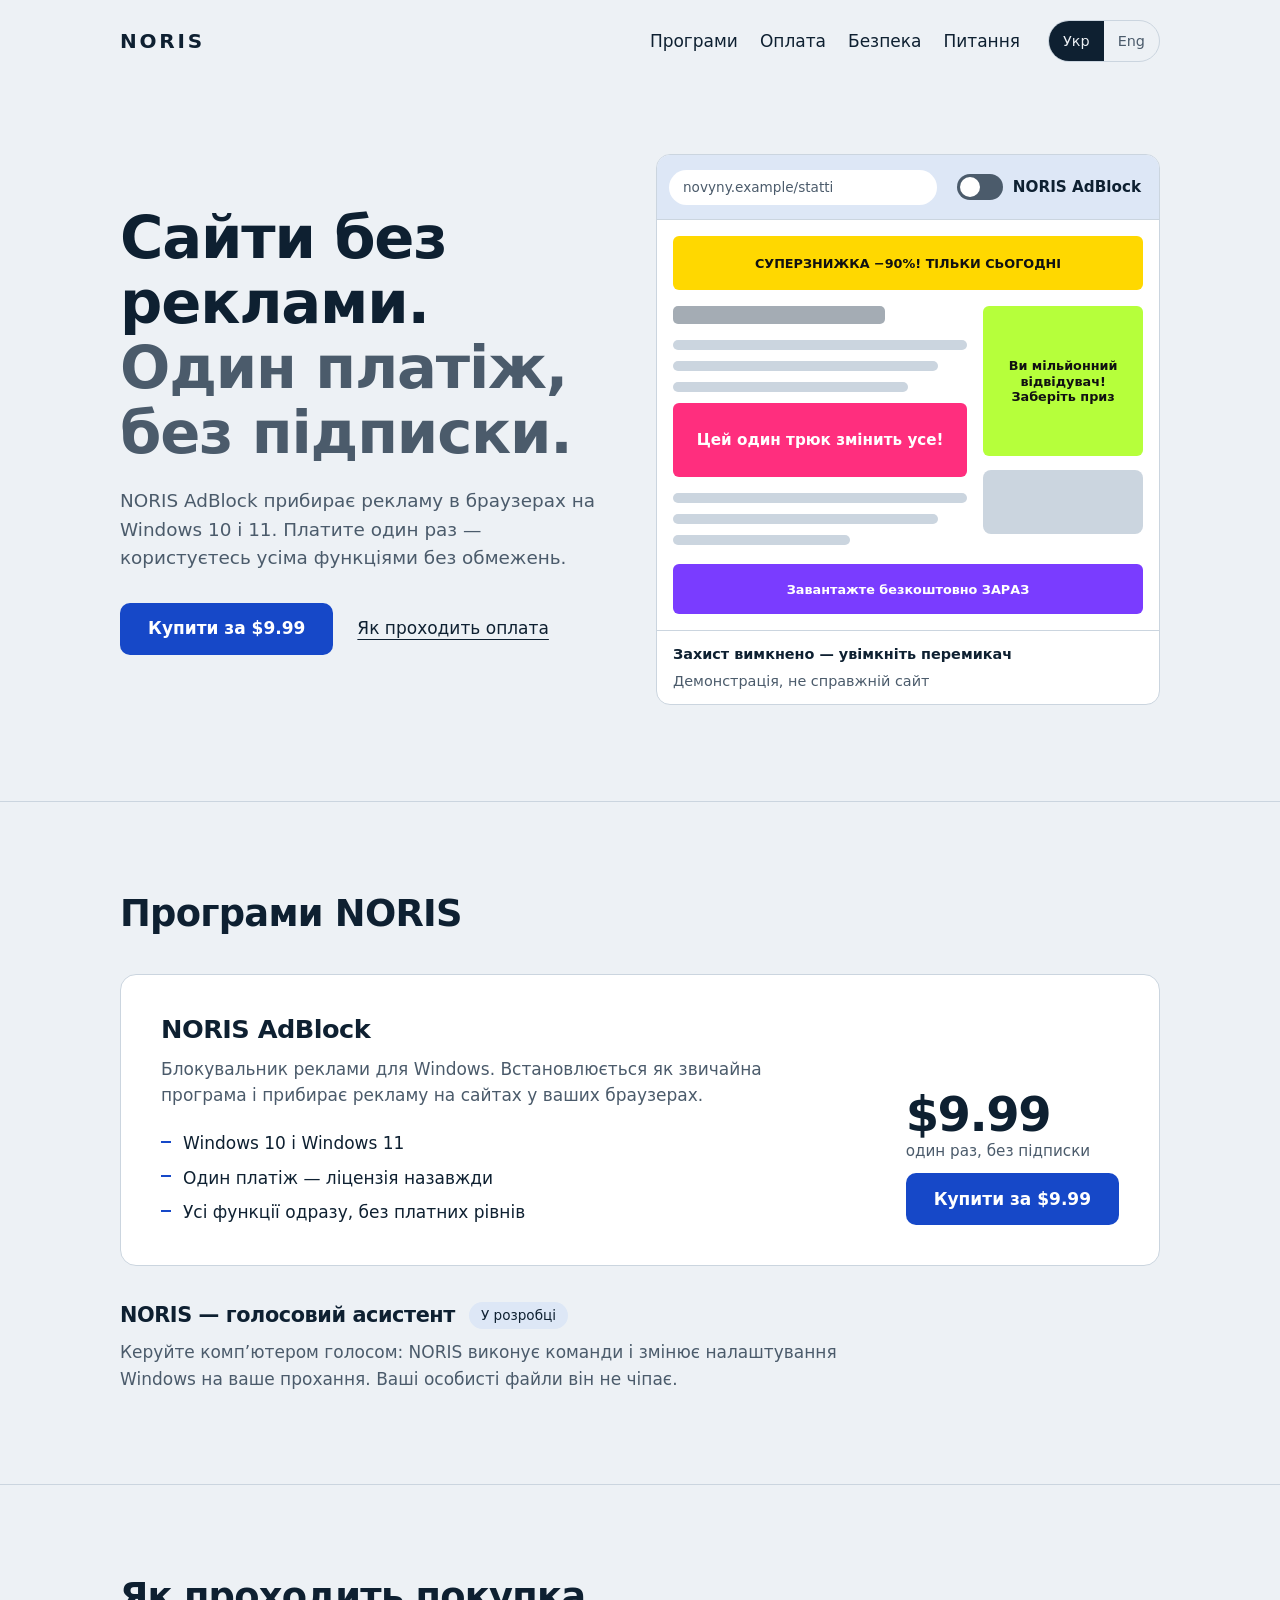
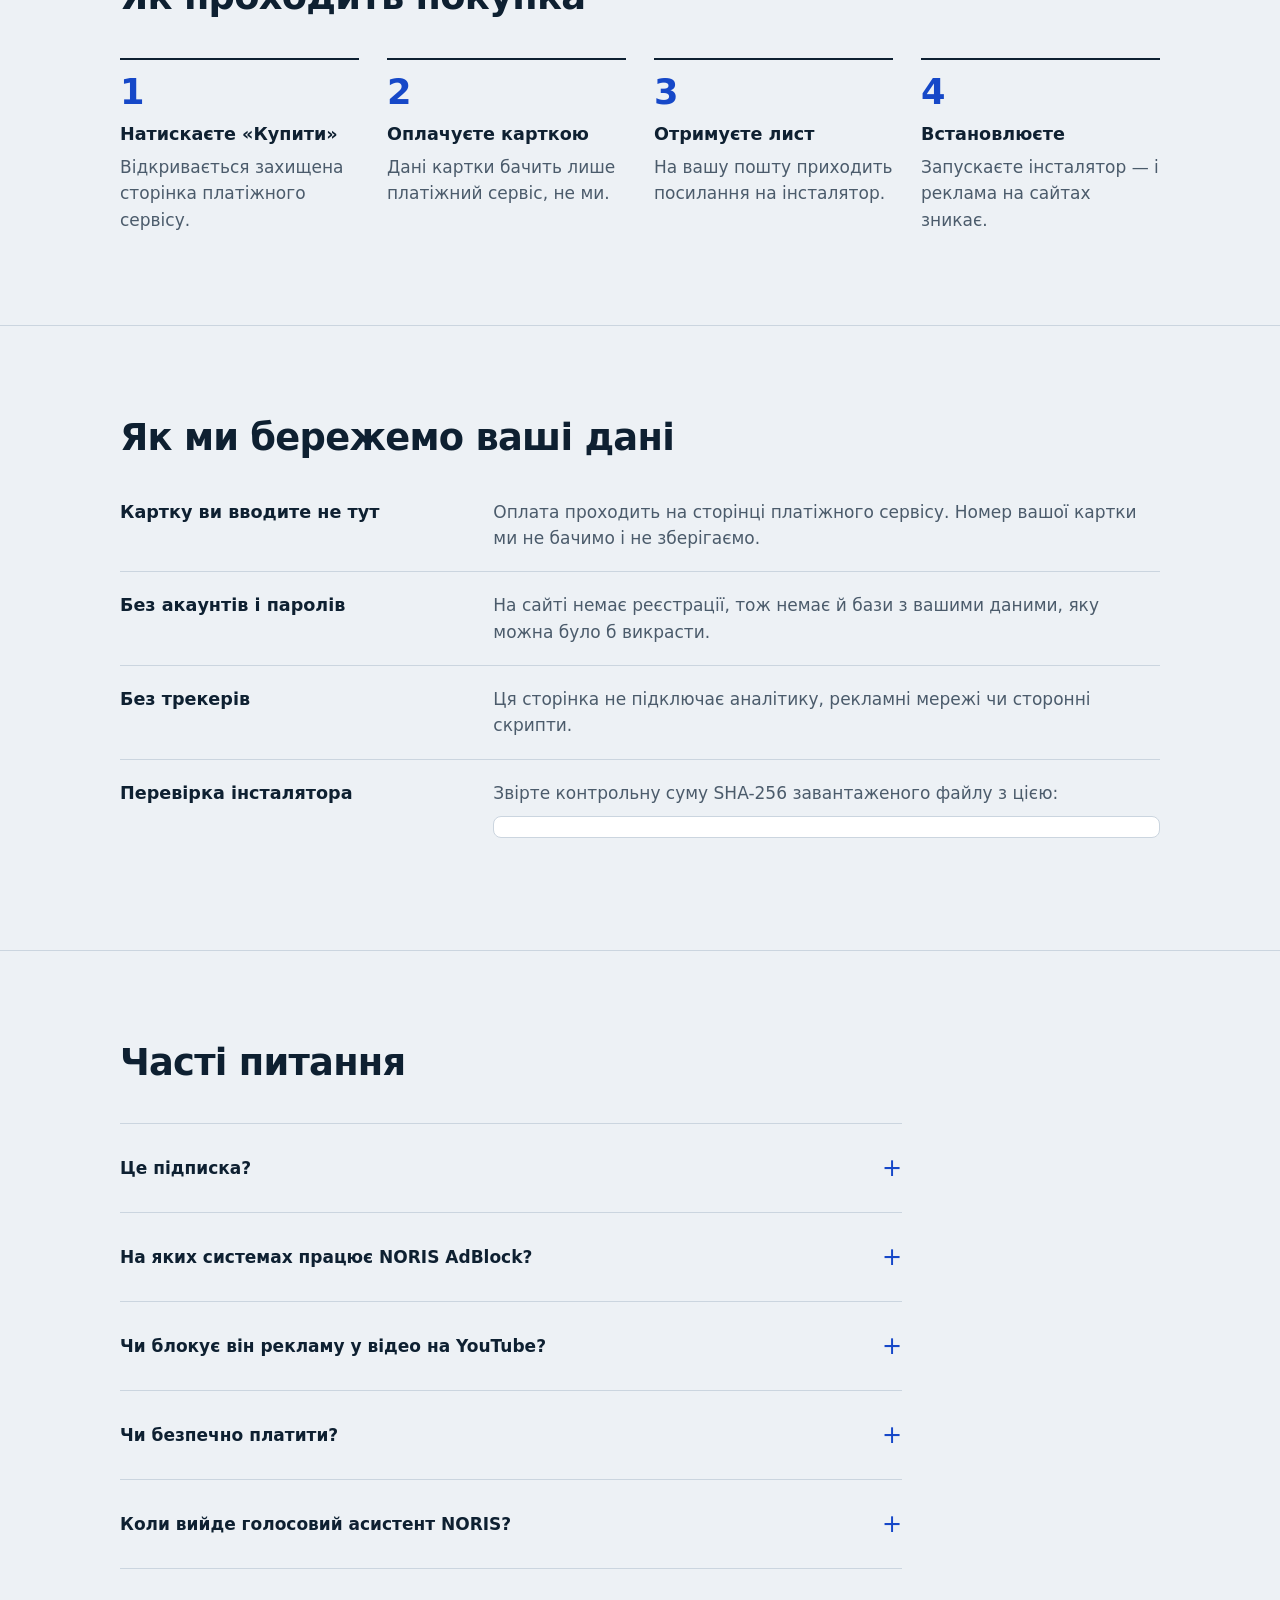
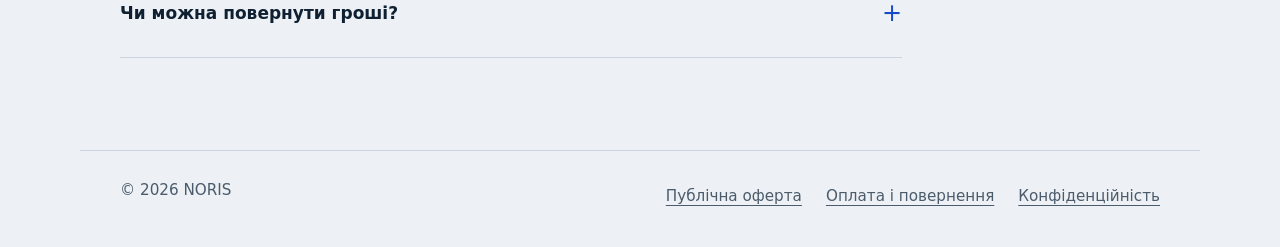
<file: index.html>
<!doctype html>
<html lang="uk" data-i18n-page>
<head>
<meta charset="utf-8">
<meta name="viewport" content="width=device-width, initial-scale=1, viewport-fit=cover">
<meta name="referrer" content="no-referrer">
<meta name="description" content="NORIS AdBlock — блокувальник реклами для Windows 10 і 11. Один платіж $9.99, без підписки.">
<meta property="og:title" content="NORIS AdBlock — сайти без реклами">
<meta property="og:description" content="Блокувальник реклами для Windows 10 і 11. Один платіж $9.99, без підписки.">
<meta property="og:type" content="website">
<title>NORIS — програми для Windows</title>
<link rel="icon" href="favicon.svg" type="image/svg+xml">
<link rel="stylesheet" href="site.css">
</head>
<body>

<header class="wrap top">
  <a class="brand" href="#top">NORIS</a>
  <nav class="nav" aria-label="Розділи">
    <a href="#programs" data-i18n="navPrograms">Програми</a>
    <a href="#pay" data-i18n="navPay">Оплата</a>
    <a href="#safe" data-i18n="navSafe">Безпека</a>
    <a href="#faq" data-i18n="navFaq">Питання</a>
  </nav>
  <div class="lang" role="group" aria-label="Мова / Language">
    <button type="button" data-lang="uk" aria-pressed="true">Укр</button>
    <button type="button" data-lang="en" aria-pressed="false">Eng</button>
  </div>
</header>

<main id="top">
  <section class="wrap hero">
    <div>
      <h1><span data-i18n="h1a">Сайти без реклами.</span><span data-i18n="h1b">Один платіж, без підписки.</span></h1>
      <p class="lead" data-i18n="lead">NORIS AdBlock прибирає рекламу в браузерах на Windows 10 і 11. Платите один раз — користуєтесь усіма функціями без обмежень.</p>
      <div class="actions">
        <a class="btn" href="#programs" data-buy data-i18n="buy">Купити за $9.99</a>
        <a class="textlink" href="#pay" data-i18n="howPay">Як проходить оплата</a>
      </div>
    </div>

    <div class="demo">
      <div class="demo-bar">
        <span class="demo-url">novyny.example/statti</span>
        <button type="button" class="switch" role="switch" aria-checked="false" id="adSwitch">
          <span class="switch-track" aria-hidden="true"><span class="switch-thumb"></span></span>
          <span>NORIS AdBlock</span>
        </button>
      </div>
      <div class="demo-page" id="demoPage">
        <div class="ad ad-top" data-i18n="ad1">СУПЕРЗНИЖКА −90%! ТІЛЬКИ СЬОГОДНІ</div>
        <div class="demo-cols">
          <div>
            <div class="sk sk-title"></div>
            <div class="sk"></div><div class="sk w90"></div><div class="sk w80"></div>
            <div class="ad ad-inline" data-i18n="ad2">Цей один трюк змінить усе!</div>
            <div class="sk"></div><div class="sk w90"></div><div class="sk w60"></div>
          </div>
          <div>
            <div class="ad ad-side" data-i18n="ad3">Ви мільйонний відвідувач! Заберіть приз</div>
            <div class="sk sk-box"></div>
          </div>
        </div>
        <div class="ad ad-bottom" data-i18n="ad4">Завантажте безкоштовно ЗАРАЗ</div>
      </div>
      <div class="demo-foot">
        <span class="demo-status" id="demoStatus" aria-live="polite">Захист вимкнено — увімкніть перемикач</span>
        <span class="demo-note" data-i18n="demoNote">Демонстрація, не справжній сайт</span>
      </div>
    </div>
  </section>

  <section class="band" id="programs">
    <div class="wrap">
      <h2 data-i18n="hPrograms">Програми NORIS</h2>

      <article class="product">
        <div>
          <h3>NORIS AdBlock</h3>
          <p class="product-desc" data-i18n="abDesc">Блокувальник реклами для Windows. Встановлюється як звичайна програма і прибирає рекламу на сайтах у ваших браузерах.</p>
          <ul class="facts">
            <li data-i18n="abF1">Windows 10 і Windows 11</li>
            <li data-i18n="abF2">Один платіж — ліцензія назавжди</li>
            <li data-i18n="abF3">Усі функції одразу, без платних рівнів</li>
          </ul>
        </div>
        <div class="buybox">
          <p class="price">$9.99<small data-i18n="once">один раз, без підписки</small></p>
          <a class="btn" href="#programs" data-buy data-i18n="buy">Купити за $9.99</a>
        </div>
      </article>

      <article class="upcoming">
        <div class="upcoming-head">
          <h3 data-i18n="asName">NORIS — голосовий асистент</h3>
          <span class="badge" data-i18n="asBadge">У розробці</span>
        </div>
        <p data-i18n="asDesc">Керуйте комп’ютером голосом: NORIS виконує команди і змінює налаштування Windows на ваше прохання. Ваші особисті файли він не чіпає.</p>
      </article>
    </div>
  </section>

  <section class="band" id="pay">
    <div class="wrap">
      <h2 data-i18n="hPay">Як проходить покупка</h2>
      <ol class="steps">
        <li><strong data-i18n="s1t">Натискаєте «Купити»</strong><span data-i18n="s1d">Відкривається захищена сторінка платіжного сервісу.</span></li>
        <li><strong data-i18n="s2t">Оплачуєте карткою</strong><span data-i18n="s2d">Дані картки бачить лише платіжний сервіс, не ми.</span></li>
        <li><strong data-i18n="s3t">Отримуєте лист</strong><span data-i18n="s3d">На вашу пошту приходить посилання на інсталятор.</span></li>
        <li><strong data-i18n="s4t">Встановлюєте</strong><span data-i18n="s4d">Запускаєте інсталятор — і реклама на сайтах зникає.</span></li>
      </ol>
    </div>
  </section>

  <section class="band" id="safe">
    <div class="wrap">
      <h2 data-i18n="hSafe">Як ми бережемо ваші дані</h2>
      <dl class="safe">
        <div>
          <dt data-i18n="g1t">Картку ви вводите не тут</dt>
          <dd data-i18n="g1d">Оплата проходить на сторінці платіжного сервісу. Номер вашої картки ми не бачимо і не зберігаємо.</dd>
        </div>
        <div>
          <dt data-i18n="g2t">Без акаунтів і паролів</dt>
          <dd data-i18n="g2d">На сайті немає реєстрації, тож немає й бази з вашими даними, яку можна було б викрасти.</dd>
        </div>
        <div>
          <dt data-i18n="g3t">Без трекерів</dt>
          <dd data-i18n="g3d">Ця сторінка не підключає аналітику, рекламні мережі чи сторонні скрипти.</dd>
        </div>
        <div id="hashRow" hidden>
          <dt data-i18n="g4t">Перевірка інсталятора</dt>
          <dd><span data-i18n="g4d">Звірте контрольну суму SHA-256 завантаженого файлу з цією:</span><code class="hash" id="hashValue"></code></dd>
        </div>
      </dl>
    </div>
  </section>

  <section class="band" id="faq">
    <div class="wrap">
      <h2 data-i18n="hFaq">Часті питання</h2>
      <div class="faq">
        <details>
          <summary data-i18n="q1">Це підписка?</summary>
          <p data-i18n="a1">Ні. Ви платите $9.99 один раз і отримуєте ліцензію назавжди.</p>
        </details>
        <details>
          <summary data-i18n="q2">На яких системах працює NORIS AdBlock?</summary>
          <p data-i18n="a2">На Windows 10 і Windows 11.</p>
        </details>
        <details>
          <summary data-i18n="q3">Чи блокує він рекламу у відео на YouTube?</summary>
          <p data-i18n="a3">Ні. NORIS AdBlock блокує рекламу на сайтах, але не відеорекламу всередині YouTube.</p>
        </details>
        <details>
          <summary data-i18n="q4">Чи безпечно платити?</summary>
          <p data-i18n="a4">Так. Оплата проходить на сторінці платіжного сервісу через захищене з’єднання. Цей сайт не отримує і не зберігає дані вашої картки.</p>
        </details>
        <details>
          <summary data-i18n="q5">Коли вийде голосовий асистент NORIS?</summary>
          <p data-i18n="a5">Він ще в розробці. Дату виходу повідомимо на цьому сайті.</p>
        </details>
        <details>
          <summary data-i18n="q6">Чи можна повернути гроші?</summary>
          <p><span data-i18n="a6a">Так. Напишіть нам протягом</span> <span data-cfg="refundDays">14</span> <span data-i18n="a6b">днів після покупки, і ми повернемо гроші.</span></p>
        </details>
      </div>
    </div>
  </section>
</main>

<footer class="wrap foot">
  <div class="foot-info">
    <span>© 2026 NORIS</span>
    <span hidden data-show-if="sellerName"><span data-cfg="sellerName"></span><span hidden data-show-if="sellerTaxId">, <span data-i18n="taxId">РНОКПП</span> <span data-cfg="sellerTaxId"></span></span></span>
    <span hidden data-show-if="supportEmail"><span data-i18n="support">Підтримка:</span> <a data-mail></a></span>
    <span hidden data-show-if="sellerPhone" data-cfg="sellerPhone"></span>
  </div>
  <div class="foot-info">
    <nav class="foot-links" aria-label="Документи">
      <a href="oferta.html" data-i18n="fTerms">Публічна оферта</a>
      <a href="refund.html" data-i18n="fRefund">Оплата і повернення</a>
      <a href="privacy.html" data-i18n="fPrivacy">Конфіденційність</a>
    </nav>
    <span data-i18n="fNote"></span>
  </div>
</footer>

<dialog id="soon" aria-labelledby="soonTitle">
  <h2 id="soonTitle" data-i18n="soonT">Продаж відкриється незабаром</h2>
  <p data-i18n="soonD">Сторінку оплати ще підключають. Зазирніть трохи пізніше.</p>
  <p hidden data-show-if="supportEmail"><span data-i18n="soonMail">Питання можна надіслати на</span> <a data-mail></a></p>
  <form method="dialog"><button class="btn" data-i18n="close">Закрити</button></form>
</dialog>

<script src="config.js"></script>
<script src="site.js"></script>
</body>
</html>
</file>
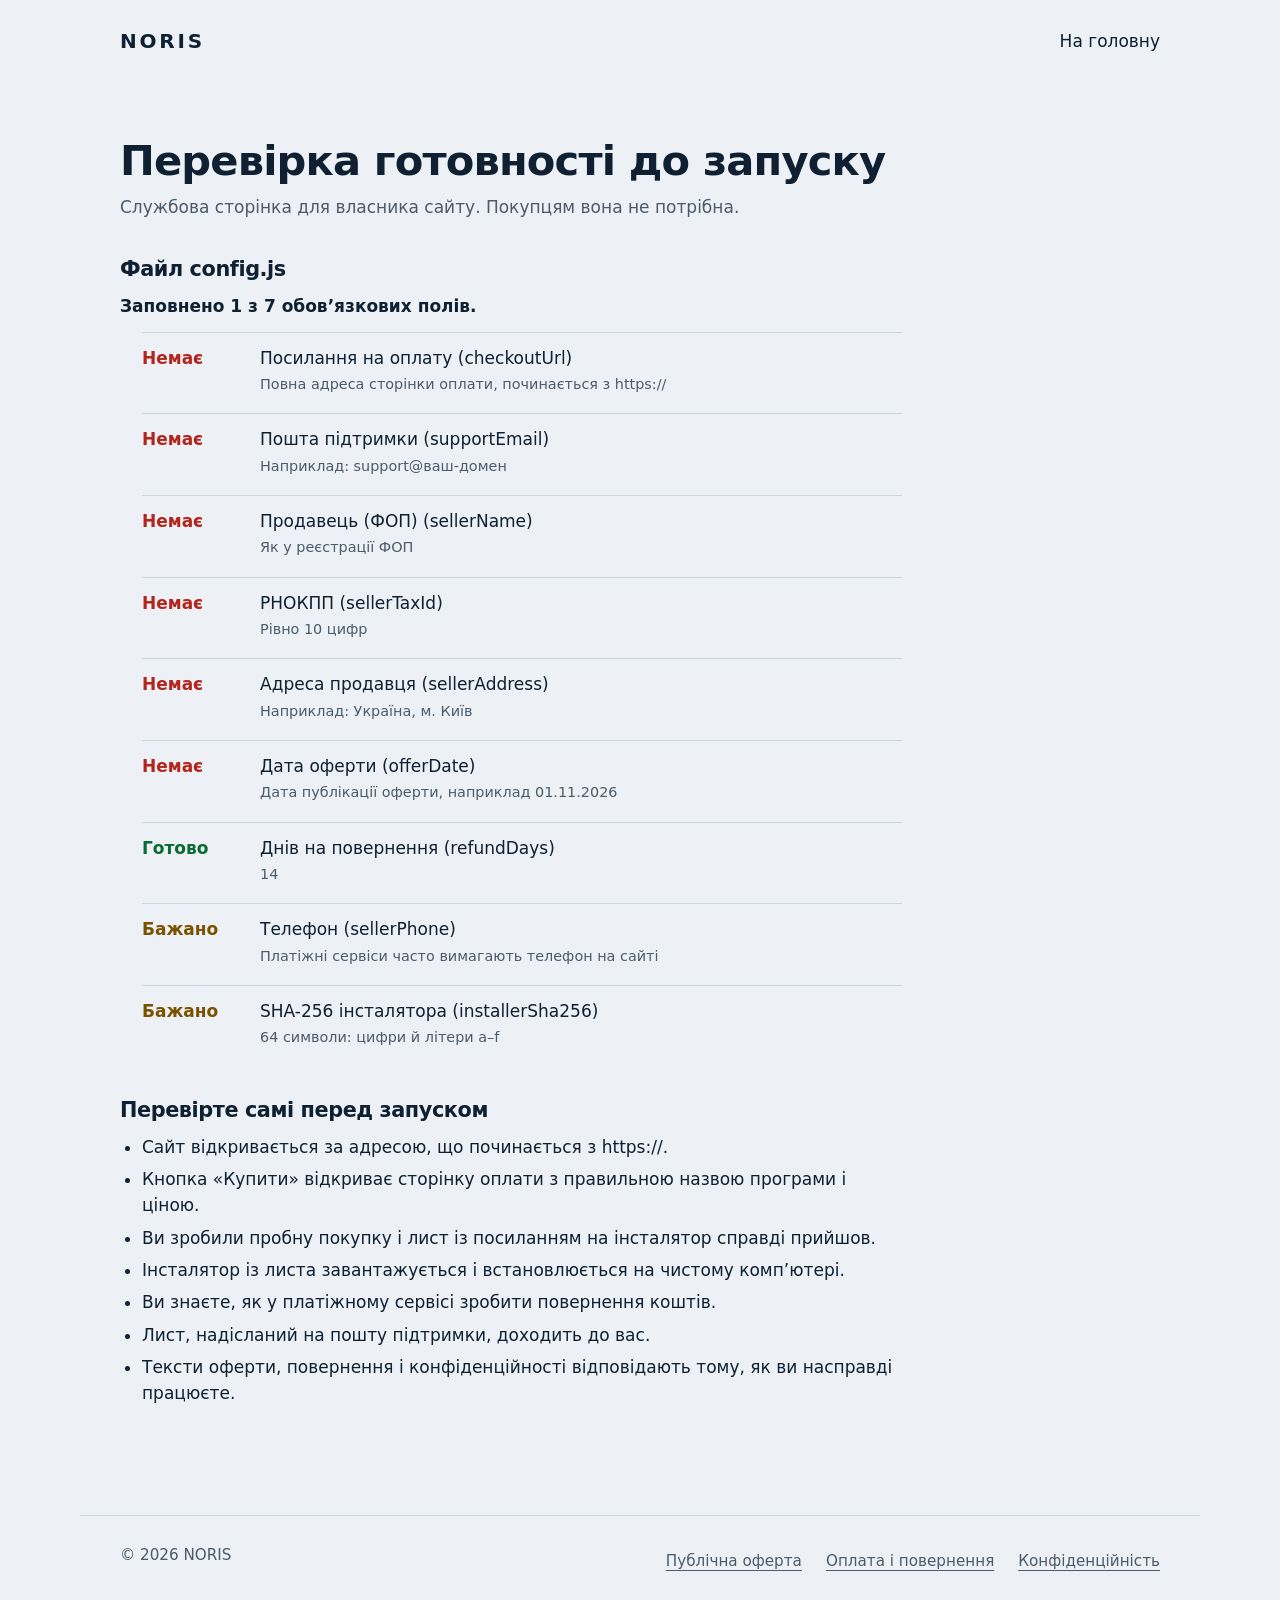
<file: check.html>
<!doctype html>
<html lang="uk">
<head>
<meta charset="utf-8">
<meta name="viewport" content="width=device-width, initial-scale=1, viewport-fit=cover">
<meta name="referrer" content="no-referrer">
<meta name="robots" content="noindex">
<title>Перевірка готовності — NORIS</title>
<link rel="icon" href="favicon.svg" type="image/svg+xml">
<link rel="stylesheet" href="site.css">
</head>
<body>

<header class="wrap top">
  <a class="brand" href="index.html">NORIS</a>
  <nav class="nav" aria-label="Навігація">
    <a href="index.html">На головну</a>
  </nav>
</header>

<main class="wrap">
<article class="doc">
<h1>Перевірка готовності до запуску</h1>
<p class="doc-meta">Службова сторінка для власника сайту. Покупцям вона не потрібна.</p>

<h2>Файл config.js</h2>
<p class="check-sum" id="checkSum">Перевіряю…</p>
<ul class="check" id="checkList"></ul>

<h2>Перевірте самі перед запуском</h2>
<ul>
  <li>Сайт відкривається за адресою, що починається з https://.</li>
  <li>Кнопка «Купити» відкриває сторінку оплати з правильною назвою програми і ціною.</li>
  <li>Ви зробили пробну покупку і лист із посиланням на інсталятор справді прийшов.</li>
  <li>Інсталятор із листа завантажується і встановлюється на чистому комп’ютері.</li>
  <li>Ви знаєте, як у платіжному сервісі зробити повернення коштів.</li>
  <li>Лист, надісланий на пошту підтримки, доходить до вас.</li>
  <li>Тексти оферти, повернення і конфіденційності відповідають тому, як ви насправді працюєте.</li>
</ul>
</article>
</main>

<footer class="wrap foot">
  <div class="foot-info">
    <span>© 2026 NORIS</span>
  </div>
  <nav class="foot-links" aria-label="Документи">
    <a href="oferta.html">Публічна оферта</a>
    <a href="refund.html">Оплата і повернення</a>
    <a href="privacy.html">Конфіденційність</a>
  </nav>
</footer>

<script src="config.js"></script>
<script src="check.js"></script>
</body>
</html>
</file>
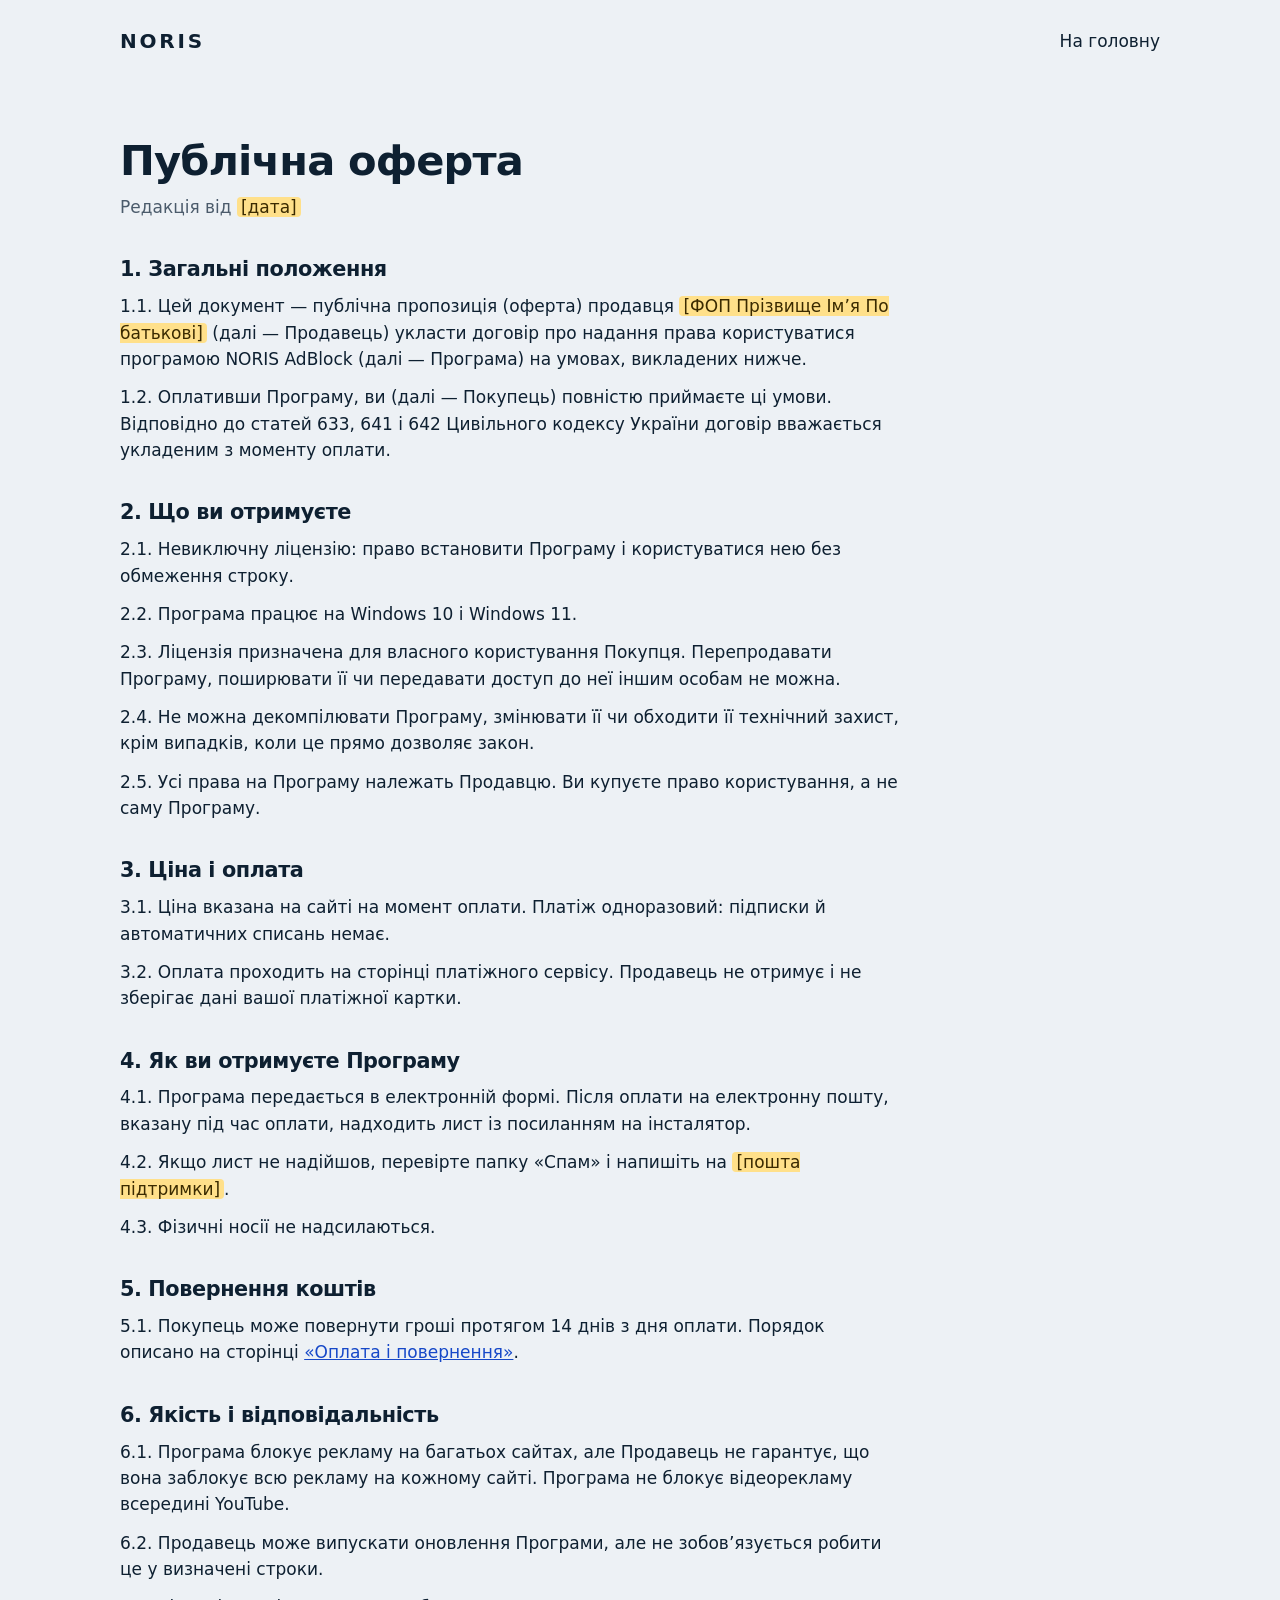
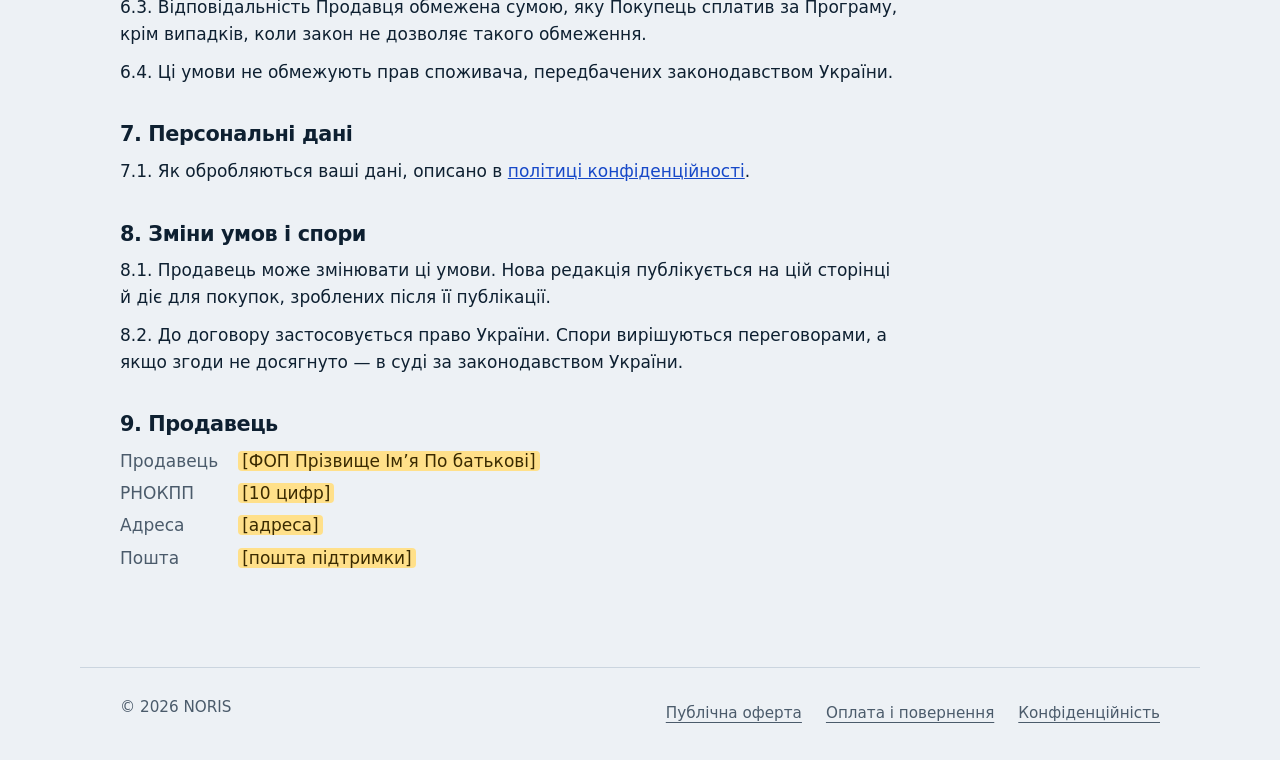
<file: oferta.html>
<!doctype html>
<html lang="uk">
<head>
<meta charset="utf-8">
<meta name="viewport" content="width=device-width, initial-scale=1, viewport-fit=cover">
<meta name="referrer" content="no-referrer">
<title>Публічна оферта — NORIS</title>
<link rel="icon" href="favicon.svg" type="image/svg+xml">
<link rel="stylesheet" href="site.css">
</head>
<body>

<header class="wrap top">
  <a class="brand" href="index.html">NORIS</a>
  <nav class="nav" aria-label="Навігація">
    <a href="index.html">На головну</a>
  </nav>
</header>

<main class="wrap">
<article class="doc">
<h1>Публічна оферта</h1>
<p class="doc-meta">Редакція від <span data-cfg="offerDate" data-required>[дата]</span></p>

<h2>1. Загальні положення</h2>
<p>1.1. Цей документ — публічна пропозиція (оферта) продавця <span data-cfg="sellerName" data-required>[ФОП Прізвище Ім’я По батькові]</span> (далі — Продавець) укласти договір про надання права користуватися програмою NORIS AdBlock (далі — Програма) на умовах, викладених нижче.</p>
<p>1.2. Оплативши Програму, ви (далі — Покупець) повністю приймаєте ці умови. Відповідно до статей 633, 641 і 642 Цивільного кодексу України договір вважається укладеним з моменту оплати.</p>

<h2>2. Що ви отримуєте</h2>
<p>2.1. Невиключну ліцензію: право встановити Програму і користуватися нею без обмеження строку.</p>
<p>2.2. Програма працює на Windows 10 і Windows 11.</p>
<p>2.3. Ліцензія призначена для власного користування Покупця. Перепродавати Програму, поширювати її чи передавати доступ до неї іншим особам не можна.</p>
<p>2.4. Не можна декомпілювати Програму, змінювати її чи обходити її технічний захист, крім випадків, коли це прямо дозволяє закон.</p>
<p>2.5. Усі права на Програму належать Продавцю. Ви купуєте право користування, а не саму Програму.</p>

<h2>3. Ціна і оплата</h2>
<p>3.1. Ціна вказана на сайті на момент оплати. Платіж одноразовий: підписки й автоматичних списань немає.</p>
<p>3.2. Оплата проходить на сторінці платіжного сервісу. Продавець не отримує і не зберігає дані вашої платіжної картки.</p>

<h2>4. Як ви отримуєте Програму</h2>
<p>4.1. Програма передається в електронній формі. Після оплати на електронну пошту, вказану під час оплати, надходить лист із посиланням на інсталятор.</p>
<p>4.2. Якщо лист не надійшов, перевірте папку «Спам» і напишіть на <a data-mail>[пошта підтримки]</a>.</p>
<p>4.3. Фізичні носії не надсилаються.</p>

<h2>5. Повернення коштів</h2>
<p>5.1. Покупець може повернути гроші протягом <span data-cfg="refundDays">14</span> днів з дня оплати. Порядок описано на сторінці <a href="refund.html">«Оплата і повернення»</a>.</p>

<h2>6. Якість і відповідальність</h2>
<p>6.1. Програма блокує рекламу на багатьох сайтах, але Продавець не гарантує, що вона заблокує всю рекламу на кожному сайті. Програма не блокує відеорекламу всередині YouTube.</p>
<p>6.2. Продавець може випускати оновлення Програми, але не зобов’язується робити це у визначені строки.</p>
<p>6.3. Відповідальність Продавця обмежена сумою, яку Покупець сплатив за Програму, крім випадків, коли закон не дозволяє такого обмеження.</p>
<p>6.4. Ці умови не обмежують прав споживача, передбачених законодавством України.</p>

<h2>7. Персональні дані</h2>
<p>7.1. Як обробляються ваші дані, описано в <a href="privacy.html">політиці конфіденційності</a>.</p>

<h2>8. Зміни умов і спори</h2>
<p>8.1. Продавець може змінювати ці умови. Нова редакція публікується на цій сторінці й діє для покупок, зроблених після її публікації.</p>
<p>8.2. До договору застосовується право України. Спори вирішуються переговорами, а якщо згоди не досягнуто — в суді за законодавством України.</p>

<h2>9. Продавець</h2>
<dl class="req">
  <dt>Продавець</dt><dd><span data-cfg="sellerName" data-required>[ФОП Прізвище Ім’я По батькові]</span></dd>
  <dt>РНОКПП</dt><dd><span data-cfg="sellerTaxId" data-required>[10 цифр]</span></dd>
  <dt>Адреса</dt><dd><span data-cfg="sellerAddress" data-required>[адреса]</span></dd>
  <dt>Пошта</dt><dd><a data-mail>[пошта підтримки]</a></dd>
  <dt hidden data-show-if="sellerPhone">Телефон</dt><dd hidden data-show-if="sellerPhone" data-cfg="sellerPhone"></dd>
</dl>
</article>
</main>

<footer class="wrap foot">
  <div class="foot-info">
    <span>© 2026 NORIS</span>
  </div>
  <nav class="foot-links" aria-label="Документи">
    <a href="oferta.html">Публічна оферта</a>
    <a href="refund.html">Оплата і повернення</a>
    <a href="privacy.html">Конфіденційність</a>
  </nav>
</footer>

<script src="config.js"></script>
<script src="site.js"></script>
</body>
</html>
</file>
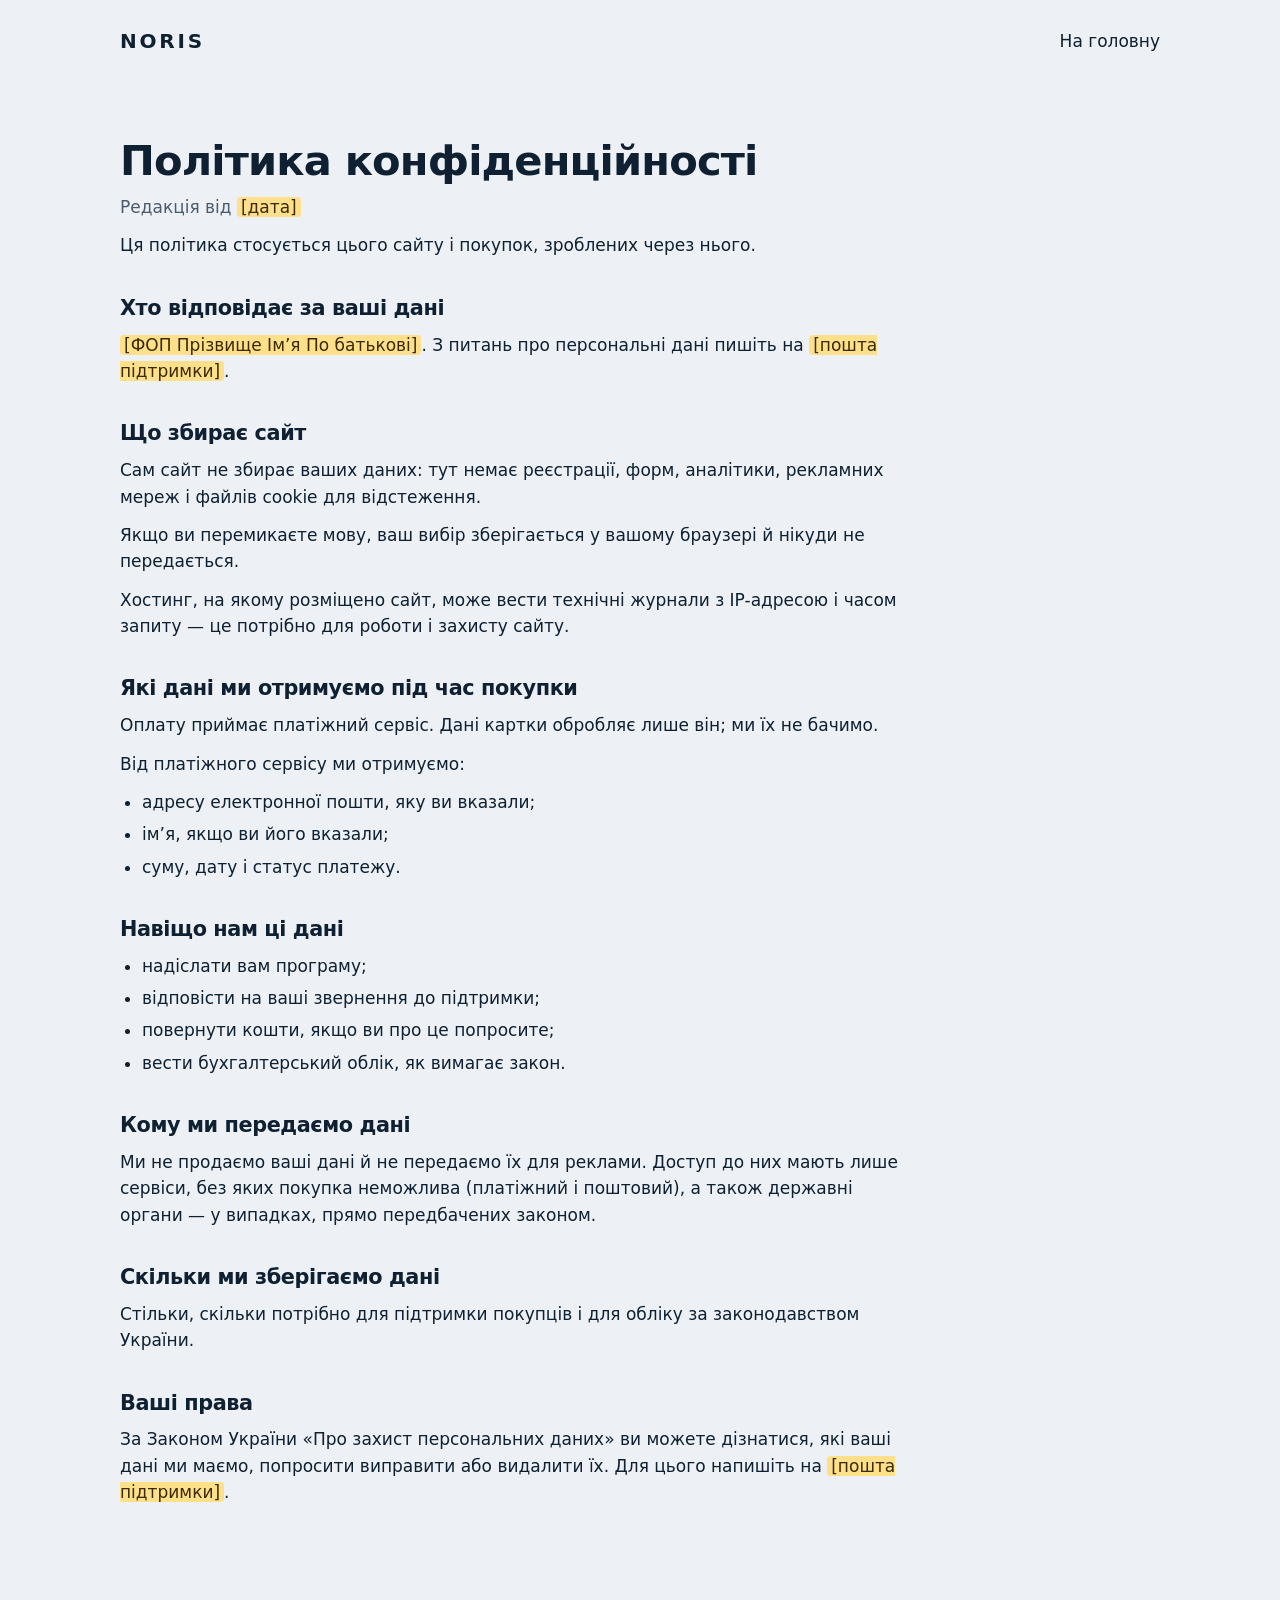
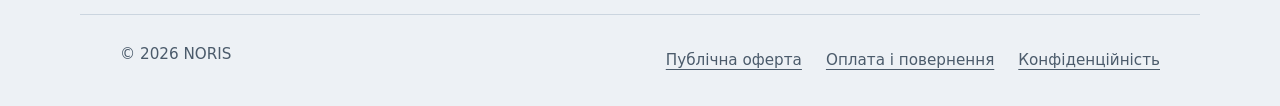
<file: privacy.html>
<!doctype html>
<html lang="uk">
<head>
<meta charset="utf-8">
<meta name="viewport" content="width=device-width, initial-scale=1, viewport-fit=cover">
<meta name="referrer" content="no-referrer">
<title>Політика конфіденційності — NORIS</title>
<link rel="icon" href="favicon.svg" type="image/svg+xml">
<link rel="stylesheet" href="site.css">
</head>
<body>

<header class="wrap top">
  <a class="brand" href="index.html">NORIS</a>
  <nav class="nav" aria-label="Навігація">
    <a href="index.html">На головну</a>
  </nav>
</header>

<main class="wrap">
<article class="doc">
<h1>Політика конфіденційності</h1>
<p class="doc-meta">Редакція від <span data-cfg="offerDate" data-required>[дата]</span></p>
<p>Ця політика стосується цього сайту і покупок, зроблених через нього.</p>

<h2>Хто відповідає за ваші дані</h2>
<p><span data-cfg="sellerName" data-required>[ФОП Прізвище Ім’я По батькові]</span>. З питань про персональні дані пишіть на <a data-mail>[пошта підтримки]</a>.</p>

<h2>Що збирає сайт</h2>
<p>Сам сайт не збирає ваших даних: тут немає реєстрації, форм, аналітики, рекламних мереж і файлів cookie для відстеження.</p>
<p>Якщо ви перемикаєте мову, ваш вибір зберігається у вашому браузері й нікуди не передається.</p>
<p>Хостинг, на якому розміщено сайт, може вести технічні журнали з IP-адресою і часом запиту — це потрібно для роботи і захисту сайту.</p>

<h2>Які дані ми отримуємо під час покупки</h2>
<p>Оплату приймає платіжний сервіс. Дані картки обробляє лише він; ми їх не бачимо.</p>
<p>Від платіжного сервісу ми отримуємо:</p>
<ul>
  <li>адресу електронної пошти, яку ви вказали;</li>
  <li>ім’я, якщо ви його вказали;</li>
  <li>суму, дату і статус платежу.</li>
</ul>

<h2>Навіщо нам ці дані</h2>
<ul>
  <li>надіслати вам програму;</li>
  <li>відповісти на ваші звернення до підтримки;</li>
  <li>повернути кошти, якщо ви про це попросите;</li>
  <li>вести бухгалтерський облік, як вимагає закон.</li>
</ul>

<h2>Кому ми передаємо дані</h2>
<p>Ми не продаємо ваші дані й не передаємо їх для реклами. Доступ до них мають лише сервіси, без яких покупка неможлива (платіжний і поштовий), а також державні органи — у випадках, прямо передбачених законом.</p>

<h2>Скільки ми зберігаємо дані</h2>
<p>Стільки, скільки потрібно для підтримки покупців і для обліку за законодавством України.</p>

<h2>Ваші права</h2>
<p>За Законом України «Про захист персональних даних» ви можете дізнатися, які ваші дані ми маємо, попросити виправити або видалити їх. Для цього напишіть на <a data-mail>[пошта підтримки]</a>.</p></article>
</main>

<footer class="wrap foot">
  <div class="foot-info">
    <span>© 2026 NORIS</span>
  </div>
  <nav class="foot-links" aria-label="Документи">
    <a href="oferta.html">Публічна оферта</a>
    <a href="refund.html">Оплата і повернення</a>
    <a href="privacy.html">Конфіденційність</a>
  </nav>
</footer>

<script src="config.js"></script>
<script src="site.js"></script>
</body>
</html>
</file>
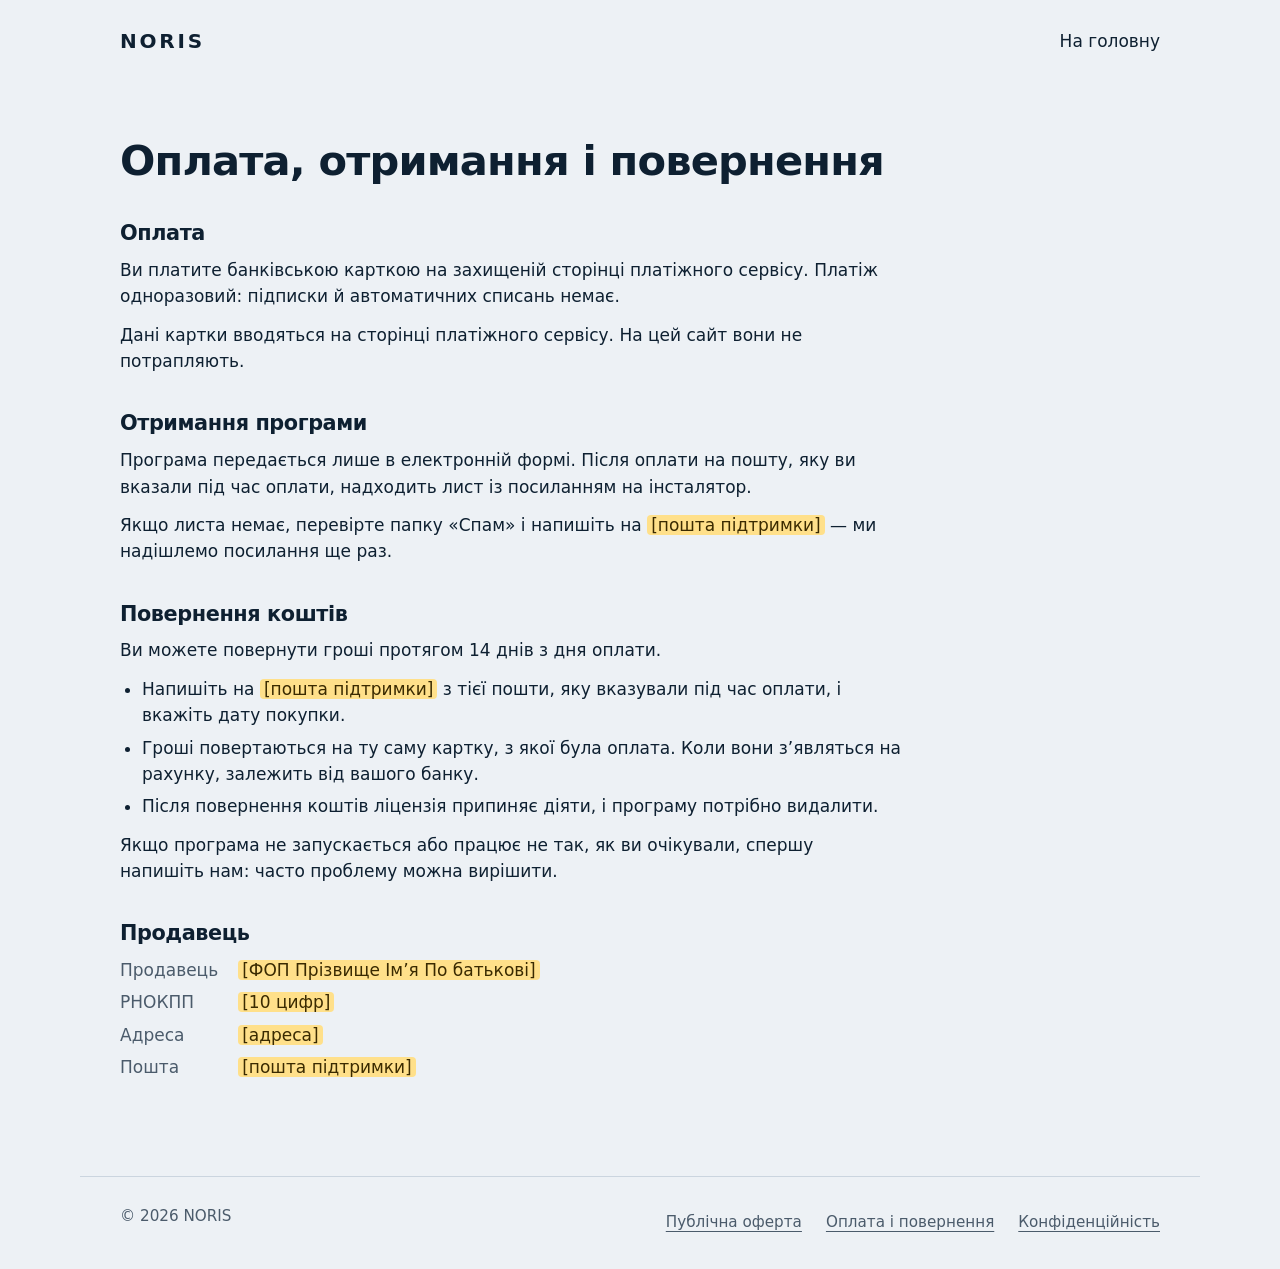
<file: refund.html>
<!doctype html>
<html lang="uk">
<head>
<meta charset="utf-8">
<meta name="viewport" content="width=device-width, initial-scale=1, viewport-fit=cover">
<meta name="referrer" content="no-referrer">
<title>Оплата і повернення — NORIS</title>
<link rel="icon" href="favicon.svg" type="image/svg+xml">
<link rel="stylesheet" href="site.css">
</head>
<body>

<header class="wrap top">
  <a class="brand" href="index.html">NORIS</a>
  <nav class="nav" aria-label="Навігація">
    <a href="index.html">На головну</a>
  </nav>
</header>

<main class="wrap">
<article class="doc">
<h1>Оплата, отримання і повернення</h1>

<h2>Оплата</h2>
<p>Ви платите банківською карткою на захищеній сторінці платіжного сервісу. Платіж одноразовий: підписки й автоматичних списань немає.</p>
<p>Дані картки вводяться на сторінці платіжного сервісу. На цей сайт вони не потрапляють.</p>

<h2>Отримання програми</h2>
<p>Програма передається лише в електронній формі. Після оплати на пошту, яку ви вказали під час оплати, надходить лист із посиланням на інсталятор.</p>
<p>Якщо листа немає, перевірте папку «Спам» і напишіть на <a data-mail>[пошта підтримки]</a> — ми надішлемо посилання ще раз.</p>

<h2>Повернення коштів</h2>
<p>Ви можете повернути гроші протягом <span data-cfg="refundDays">14</span> днів з дня оплати.</p>
<ul>
  <li>Напишіть на <a data-mail>[пошта підтримки]</a> з тієї пошти, яку вказували під час оплати, і вкажіть дату покупки.</li>
  <li>Гроші повертаються на ту саму картку, з якої була оплата. Коли вони з’являться на рахунку, залежить від вашого банку.</li>
  <li>Після повернення коштів ліцензія припиняє діяти, і програму потрібно видалити.</li>
</ul>
<p>Якщо програма не запускається або працює не так, як ви очікували, спершу напишіть нам: часто проблему можна вирішити.</p>

<h2>Продавець</h2>
<dl class="req">
  <dt>Продавець</dt><dd><span data-cfg="sellerName" data-required>[ФОП Прізвище Ім’я По батькові]</span></dd>
  <dt>РНОКПП</dt><dd><span data-cfg="sellerTaxId" data-required>[10 цифр]</span></dd>
  <dt>Адреса</dt><dd><span data-cfg="sellerAddress" data-required>[адреса]</span></dd>
  <dt>Пошта</dt><dd><a data-mail>[пошта підтримки]</a></dd>
  <dt hidden data-show-if="sellerPhone">Телефон</dt><dd hidden data-show-if="sellerPhone" data-cfg="sellerPhone"></dd>
</dl>
</article>
</main>

<footer class="wrap foot">
  <div class="foot-info">
    <span>© 2026 NORIS</span>
  </div>
  <nav class="foot-links" aria-label="Документи">
    <a href="oferta.html">Публічна оферта</a>
    <a href="refund.html">Оплата і повернення</a>
    <a href="privacy.html">Конфіденційність</a>
  </nav>
</footer>

<script src="config.js"></script>
<script src="site.js"></script>
</body>
</html>
</file>
<file: site.css>
:root{
  --ground:#EDF1F5; --surface:#FFFFFF; --ink:#0E2031; --muted:#4B5B6B; --line:#CBD5DF;
  --accent:#1648C8; --on-accent:#FFFFFF; --soft:#DDE7F6;
  --ok:#0B6B34; --bad:#B3261E; --warn:#7A5200;
  color-scheme:light;
  box-sizing:border-box;
  padding-top:env(safe-area-inset-top,0px);
  padding-bottom:env(safe-area-inset-bottom,0px);
}
@media (prefers-color-scheme:dark){
  :root:not([data-theme="light"]){
    --ground:#0B131B; --surface:#121D28; --ink:#E8EEF4; --muted:#9FB0C0; --line:#263646;
    --accent:#8FB0FF; --on-accent:#0B131B; --soft:#182A40;
    --ok:#6FD99A; --bad:#FF9B93; --warn:#F2C879;
    color-scheme:dark;
  }
}
:root[data-theme="dark"]{
  --ground:#0B131B; --surface:#121D28; --ink:#E8EEF4; --muted:#9FB0C0; --line:#263646;
  --accent:#8FB0FF; --on-accent:#0B131B; --soft:#182A40;
    --ok:#6FD99A; --bad:#FF9B93; --warn:#F2C879;
  color-scheme:dark;
}
*,*::before,*::after{box-sizing:inherit}
html{scroll-padding-top:env(safe-area-inset-top,0px);-webkit-text-size-adjust:100%}
body{
  margin:0;background:var(--ground);color:var(--ink);
  font-family:"Segoe UI Variable Text","Segoe UI",system-ui,-apple-system,"Helvetica Neue",sans-serif;
  font-size:1.0625rem;line-height:1.55;
}
h1,h2,h3{
  font-family:"Segoe UI Variable Display","Segoe UI",system-ui,-apple-system,"Helvetica Neue",sans-serif;
  margin:0;letter-spacing:-0.02em;line-height:1.1;
}
p{margin:0}
a{color:var(--accent)}
:focus-visible{outline:3px solid var(--accent);outline-offset:3px;border-radius:4px}

.wrap{max-width:1120px;margin-inline:auto;padding-inline:clamp(16px,4vw,40px)}

/* header */
.top{display:flex;flex-wrap:wrap;align-items:center;gap:8px 28px;padding-block:18px}
.brand{font-weight:800;font-size:1.25rem;letter-spacing:0.14em;color:var(--ink);text-decoration:none;margin-right:auto}
.nav{display:flex;flex-wrap:wrap;gap:4px 22px}
.nav a{color:var(--ink);text-decoration:none;padding-block:10px;display:inline-block}
.nav a:hover{text-decoration:underline;text-underline-offset:5px}
.lang{display:flex;border:1px solid var(--line);border-radius:999px;overflow:hidden}
.lang button{
  font:inherit;font-size:.9rem;min-height:40px;padding:0 14px;border:0;background:transparent;color:var(--muted);cursor:pointer;
}
.lang button[aria-pressed="true"]{background:var(--ink);color:var(--ground)}

/* hero */
.hero{display:grid;gap:40px;align-items:center;padding-block:clamp(28px,6vw,72px) clamp(48px,8vw,96px)}
@media (min-width:920px){.hero{grid-template-columns:1fr 1.05fr;gap:56px}}
.hero h1{font-size:clamp(2.1rem,5.2vw,3.7rem);font-weight:700}
.hero h1 span{display:block}
.hero h1 span + span{color:var(--muted)}
.lead{margin-top:22px;max-width:34em;font-size:1.15rem;color:var(--muted)}
.actions{display:flex;flex-wrap:wrap;align-items:center;gap:14px 24px;margin-top:30px}
.btn{
  display:inline-flex;align-items:center;justify-content:center;min-height:52px;padding:0 28px;
  background:var(--accent);color:var(--on-accent);font:inherit;font-weight:600;text-decoration:none;
  border:0;border-radius:10px;cursor:pointer;
}
.btn:hover{filter:brightness(1.1)}
.textlink{color:var(--ink);text-underline-offset:5px;padding-block:12px}

/* demo */
.demo{background:var(--surface);border:1px solid var(--line);border-radius:14px;overflow:hidden}
.demo-bar{display:flex;flex-wrap:wrap;align-items:center;gap:8px 14px;padding:10px 12px;border-bottom:1px solid var(--line);background:var(--soft)}
.demo-url{
  flex:1 1 140px;min-width:0;background:var(--surface);border-radius:999px;padding:7px 14px;font-size:.85rem;color:var(--muted);
  white-space:nowrap;overflow:hidden;text-overflow:ellipsis;
}
.switch{
  display:inline-flex;align-items:center;gap:10px;min-height:44px;padding:0 6px;border:0;background:transparent;
  color:var(--ink);font:inherit;font-weight:600;font-size:.95rem;cursor:pointer;
}
.switch-track{position:relative;width:46px;height:26px;border-radius:999px;background:var(--muted);transition:background .2s}
.switch-thumb{position:absolute;top:3px;left:3px;width:20px;height:20px;border-radius:50%;background:var(--surface);transition:transform .2s}
.switch[aria-checked="true"] .switch-track{background:var(--accent)}
.switch[aria-checked="true"] .switch-thumb{transform:translateX(20px)}

.demo-page{padding:16px}
.demo-cols{display:grid;grid-template-columns:1fr 34%;gap:16px}
.sk{height:10px;border-radius:5px;background:var(--line);margin-bottom:11px}
.sk-title{height:18px;width:72%;background:var(--muted);opacity:.5;margin-bottom:16px}
.sk-box{height:64px;border-radius:8px}
.w90{width:90%}.w80{width:80%}.w60{width:60%}

.ad{
  overflow:hidden;display:grid;place-items:center;text-align:center;border-radius:6px;padding:6px 10px;
  font-weight:800;font-size:.8rem;line-height:1.2;
  transition:height .45s ease,opacity .3s ease,margin .45s ease,padding .45s ease;
}
.ad-top{height:54px;margin-bottom:16px;background:#FFD800;color:#111}
.ad-inline{height:74px;margin:6px 0 16px;background:#FF2E7E;color:#fff;font-size:.95rem}
.ad-side{height:150px;margin-bottom:14px;background:#B6FF3B;color:#111}
.ad-bottom{height:50px;margin-top:8px;background:#7A3CFF;color:#fff}
.demo-page.blocked .ad{height:0;opacity:0;margin:0;padding-block:0}

.demo-foot{display:flex;flex-wrap:wrap;justify-content:space-between;gap:4px 16px;padding:12px 16px;border-top:1px solid var(--line);font-size:.9rem}
.demo-status{font-weight:600}
.demo-note{color:var(--muted)}

/* bands */
.band{padding-block:clamp(48px,8vw,92px);border-top:1px solid var(--line)}
.band h2{font-size:clamp(1.6rem,3.4vw,2.3rem);font-weight:700;margin-bottom:clamp(24px,4vw,40px)}

/* products */
.product{background:var(--surface);border:1px solid var(--line);border-radius:16px;padding:clamp(22px,4vw,40px);display:grid;gap:28px}
@media (min-width:820px){.product{grid-template-columns:1fr auto;align-items:end;gap:48px}}
.product h3{font-size:1.6rem}
.product-desc{margin-top:12px;max-width:36em;color:var(--muted)}
.facts{list-style:none;margin:22px 0 0;padding:0;display:grid;gap:8px}
.facts li{padding-left:22px;position:relative}
.facts li::before{content:"";position:absolute;left:0;top:.62em;width:10px;height:2px;background:var(--accent)}
.buybox{display:grid;gap:14px;justify-items:start}
.price{font-family:"Segoe UI Variable Display","Segoe UI",system-ui,sans-serif;font-size:3rem;font-weight:700;letter-spacing:-0.03em;line-height:1}
.price small{display:block;margin-top:6px;font-size:.95rem;font-weight:400;letter-spacing:0;color:var(--muted)}

.upcoming{margin-top:36px;display:grid;gap:10px;max-width:44em}
.upcoming-head{display:flex;flex-wrap:wrap;align-items:center;gap:10px 14px}
.upcoming h3{font-size:1.3rem}
.badge{font-size:.85rem;padding:3px 12px;border-radius:999px;background:var(--soft);color:var(--ink)}
.upcoming p{color:var(--muted)}

/* steps */
.steps{list-style:none;margin:0;padding:0;display:grid;gap:28px;counter-reset:step}
@media (min-width:640px){.steps{grid-template-columns:repeat(2,1fr)}}
@media (min-width:980px){.steps{grid-template-columns:repeat(4,1fr)}}
.steps li{counter-increment:step;border-top:2px solid var(--ink);padding-top:14px}
.steps li::before{content:counter(step);display:block;font-size:2.2rem;font-weight:700;line-height:1;margin-bottom:12px;color:var(--accent)}
.steps strong{display:block;font-size:1.1rem;margin-bottom:6px}
.steps span{color:var(--muted)}

/* safety */
.safe{margin:0;display:grid}
.safe > div{display:grid;gap:6px 40px;padding-block:20px;border-top:1px solid var(--line)}
.safe > div:first-child{border-top:0;padding-top:0}
@media (min-width:760px){.safe > div{grid-template-columns:minmax(220px,1fr) 2fr}}
.safe dt{font-weight:700;font-size:1.1rem}
.safe dd{margin:0;color:var(--muted);max-width:40em}
.hash{
  display:block;margin-top:10px;padding:10px 12px;background:var(--surface);border:1px solid var(--line);border-radius:8px;
  font-family:Consolas,"Cascadia Mono",ui-monospace,monospace;font-size:.85rem;color:var(--ink);overflow-x:auto;white-space:nowrap;
}

/* faq */
.faq{max-width:46em}
.faq details{border-top:1px solid var(--line)}
.faq details:last-child{border-bottom:1px solid var(--line)}
.faq summary{list-style:none;cursor:pointer;display:flex;justify-content:space-between;align-items:center;gap:16px;min-height:60px;padding-block:14px;font-weight:600}
.faq summary::-webkit-details-marker{display:none}
.faq summary::after{content:"+";font-size:1.5rem;font-weight:400;line-height:1;color:var(--accent);transition:transform .2s}
.faq details[open] summary::after{transform:rotate(45deg)}
.faq details p{padding-bottom:18px;color:var(--muted)}

/* footer */
.foot{border-top:1px solid var(--line);padding-block:28px;display:flex;flex-wrap:wrap;gap:8px 32px;justify-content:space-between;color:var(--muted);font-size:.95rem}

/* dialog */
dialog{border:1px solid var(--line);border-radius:14px;background:var(--surface);color:var(--ink);padding:28px;max-width:min(420px,calc(100vw - 32px))}
dialog::backdrop{background:rgba(6,14,22,.6)}
dialog h2{font-size:1.4rem;margin-bottom:12px}
dialog p{color:var(--muted);margin-bottom:10px}
dialog form{margin-top:20px}

@media (prefers-reduced-motion:reduce){
  *,*::before,*::after{transition:none !important;scroll-behavior:auto !important}
}

/* footer details and document links */
.foot{align-items:flex-start}
.foot-info{display:grid;gap:4px}
.foot-links{display:flex;flex-wrap:wrap;gap:4px 24px}
.foot-links a{color:var(--muted);padding-block:6px;text-underline-offset:4px}

/* document pages */
.doc{max-width:46em;padding-block:clamp(24px,5vw,56px) clamp(48px,8vw,96px)}
.doc h1{font-size:clamp(1.8rem,4vw,2.6rem);font-weight:700}
.doc-meta{margin-top:10px;color:var(--muted)}
.doc h2{font-size:1.3rem;font-weight:700;margin:38px 0 12px}
.doc p{margin-bottom:12px}
.doc ul{margin:0 0 12px;padding-left:22px}
.doc li{margin-bottom:6px}
.req{display:grid;grid-template-columns:auto 1fr;gap:6px 20px;margin:0}
.req dt{color:var(--muted)}
.req dd{margin:0;overflow-wrap:anywhere}
.missing{background:#FFE08A;color:#3A2A00;border-radius:4px;padding:0 4px}

/* launch checklist */
.check{list-style:none;margin:0 0 28px;padding:0}
.check li{display:grid;grid-template-columns:6em 1fr;gap:2px 16px;padding:12px 0;border-top:1px solid var(--line)}
.check .state{font-weight:700}
.check .ok .state{color:var(--ok)}
.check .bad .state{color:var(--bad)}
.check .warn .state{color:var(--warn)}
.check small{grid-column:2;color:var(--muted);font-size:.9rem;overflow-wrap:anywhere}
.check-sum{font-weight:700;margin-bottom:16px}
</file>
